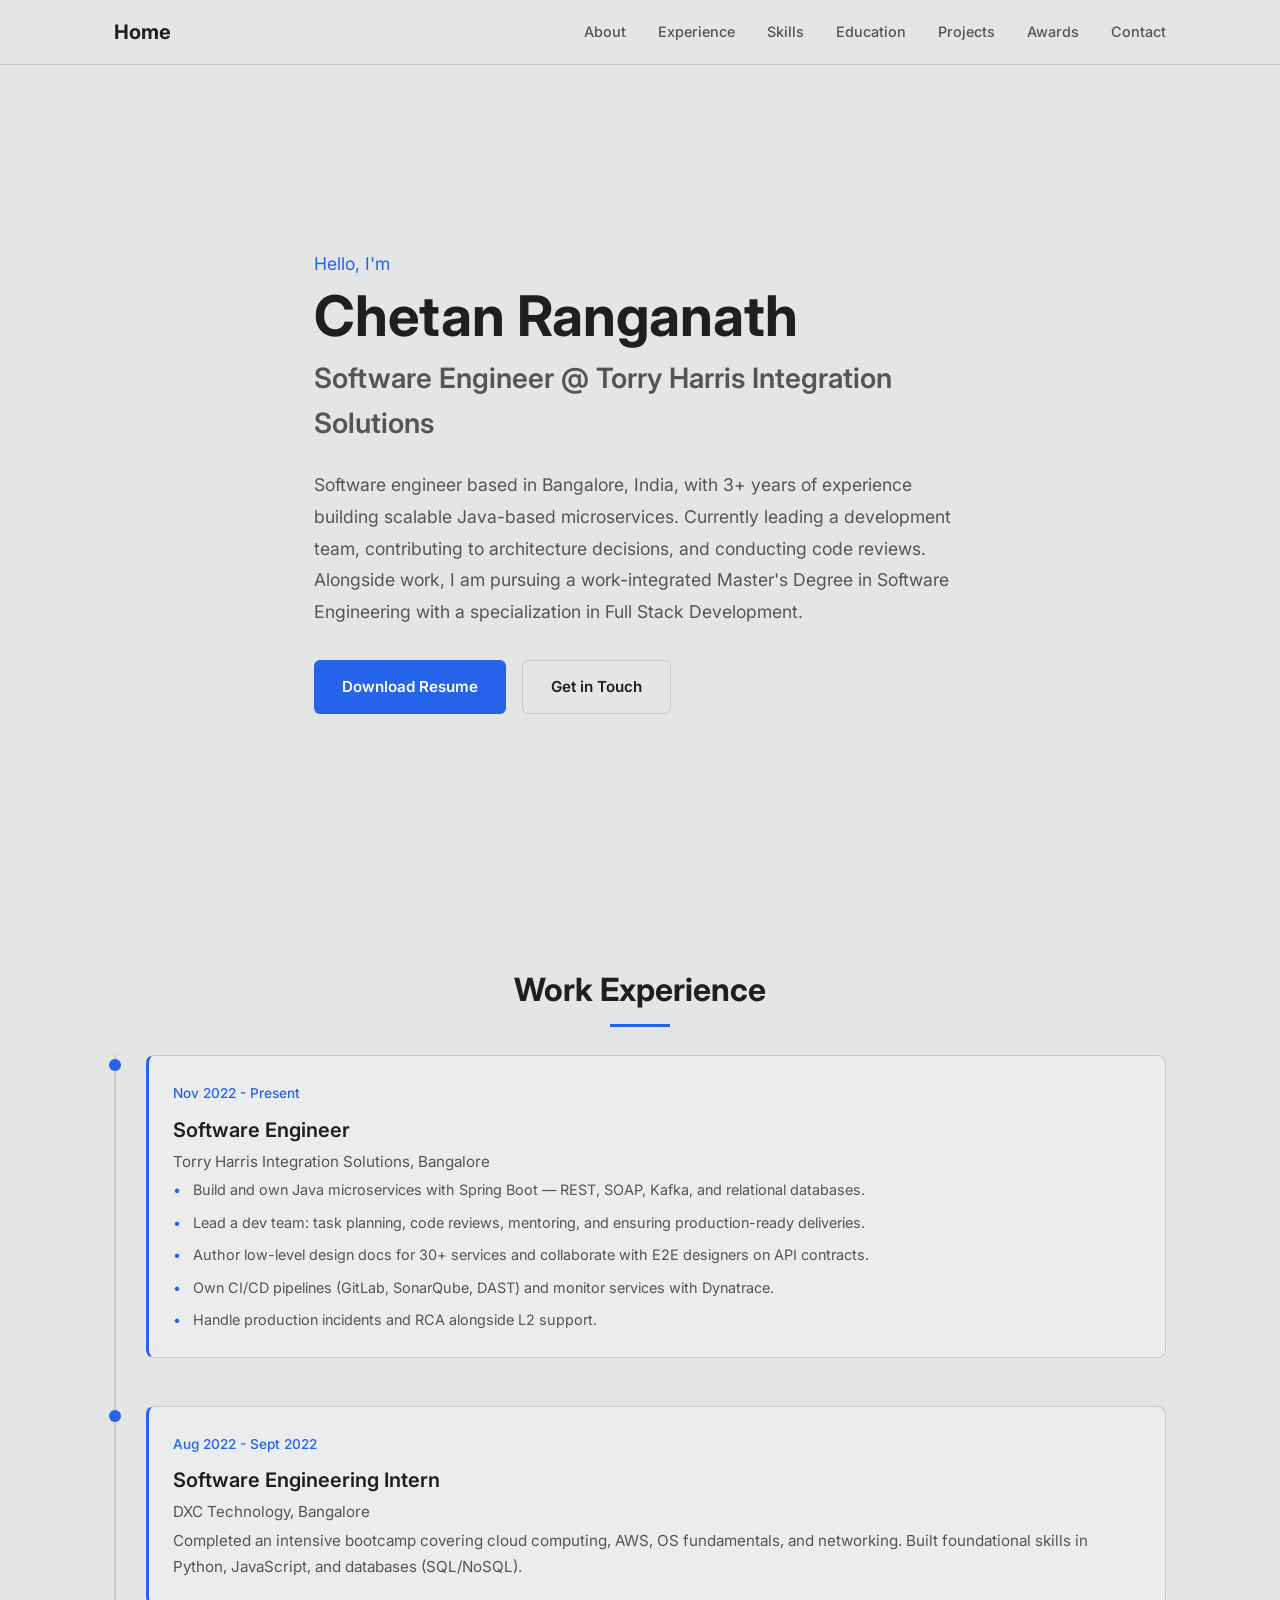
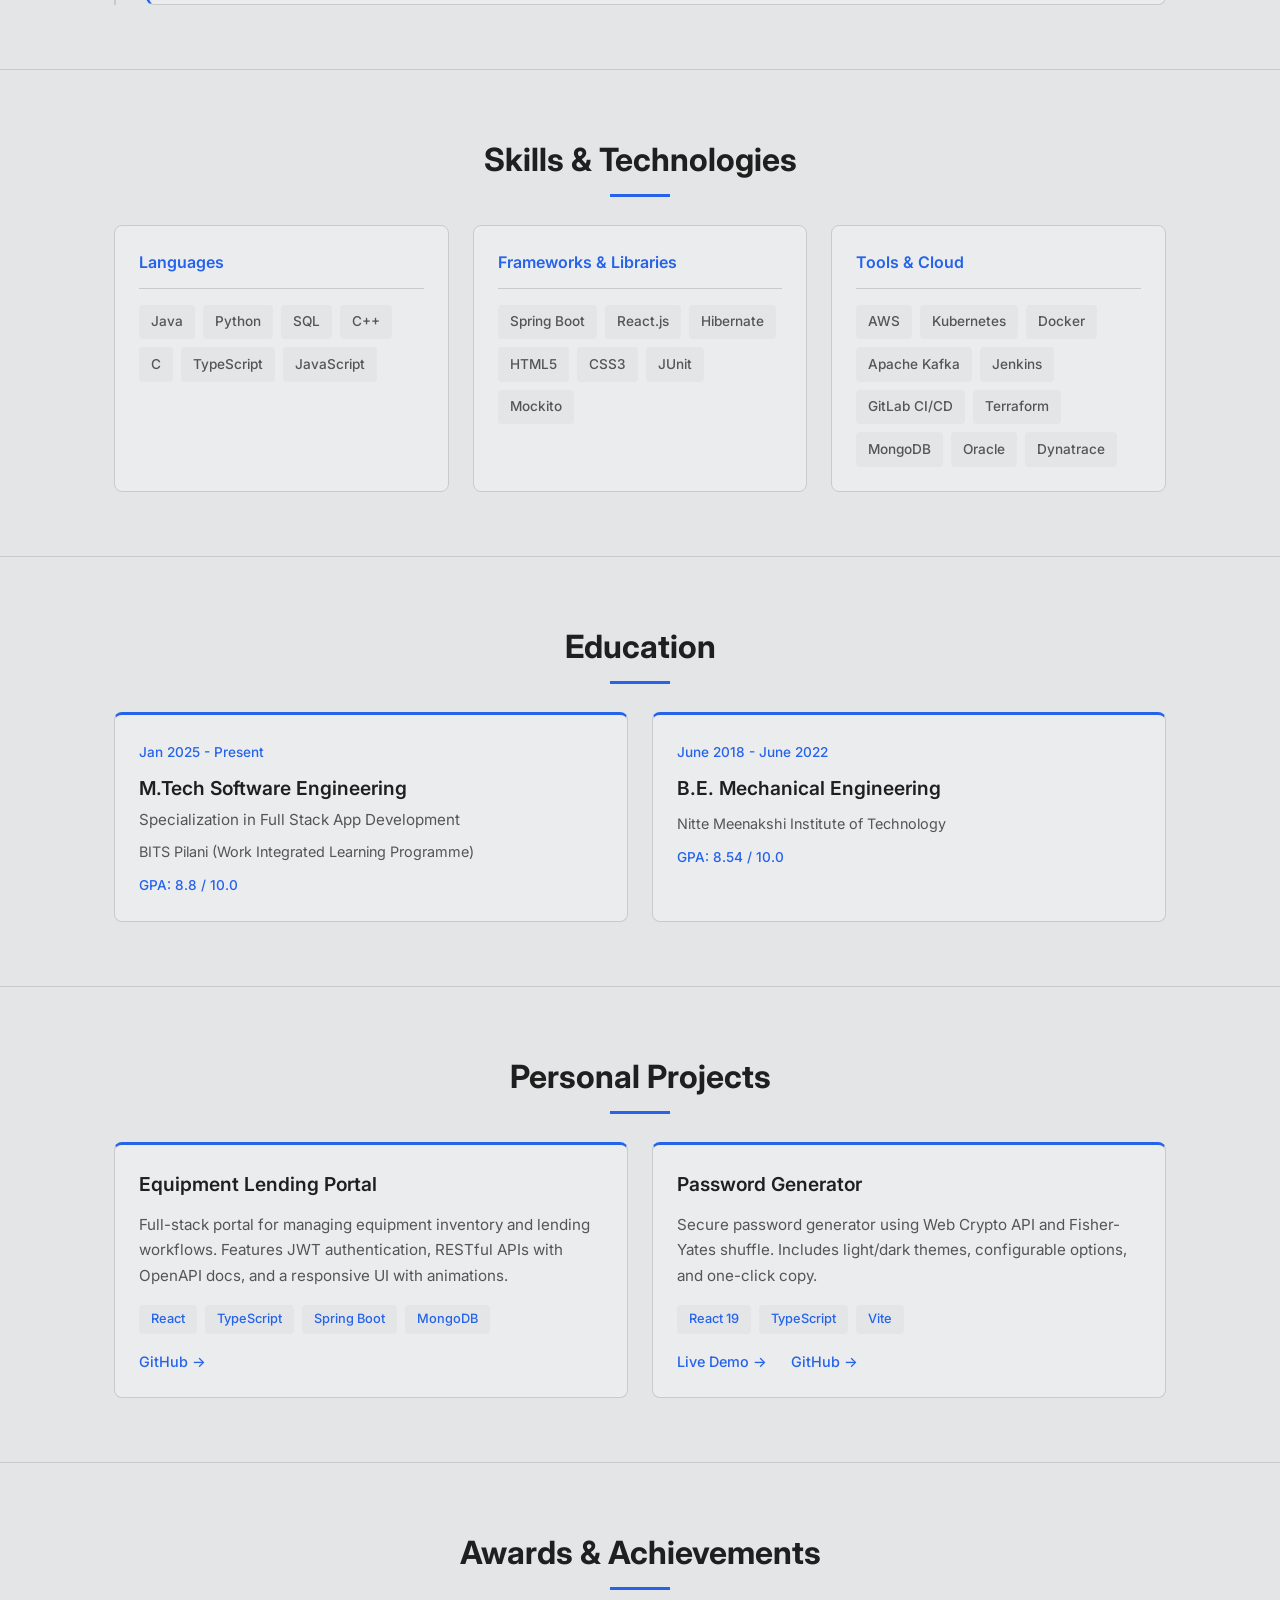
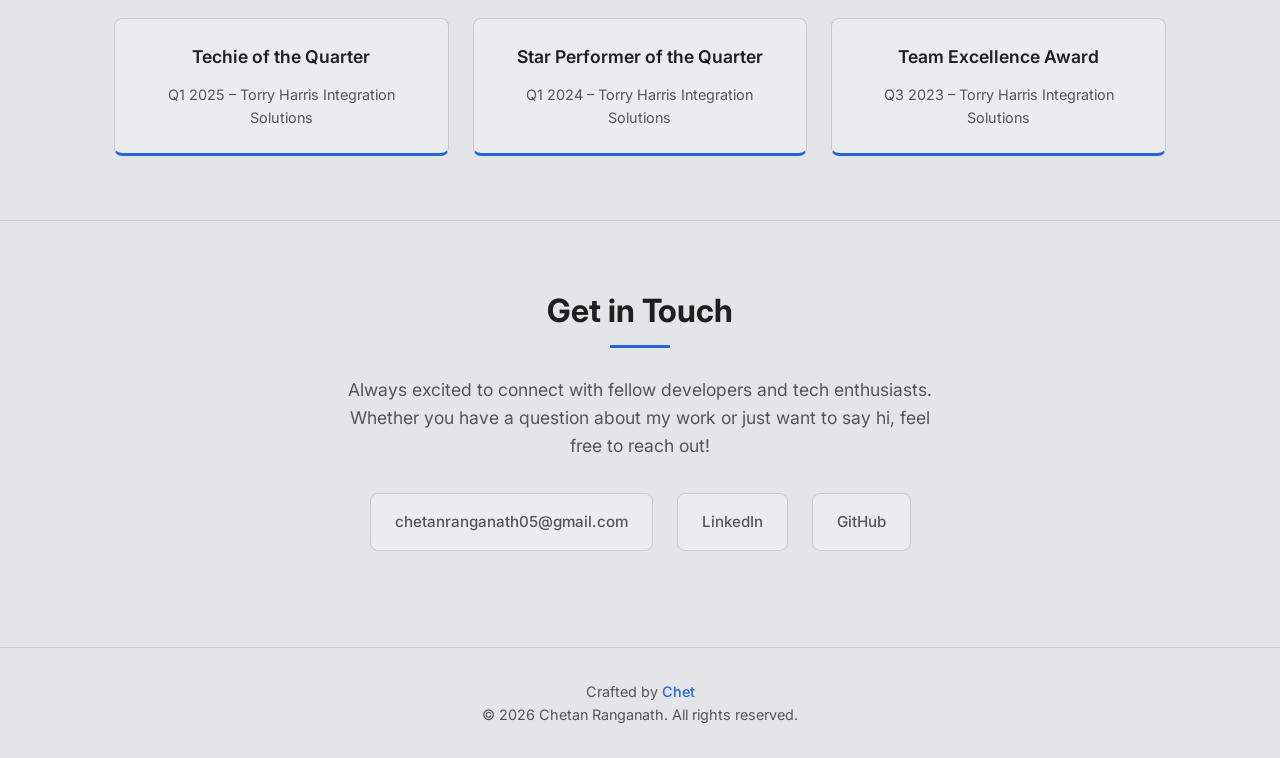
<file: index.html>
<!DOCTYPE html>
<html lang="en">
  <head>
    <meta charset="UTF-8" />
    <meta name="viewport" content="width=device-width, initial-scale=1.0" />
    <meta
      name="description"
      content="Chetan's Portfolio - Experienced developer specializing in building scalable web applications and software solutions."
    />
    <meta
      name="keywords"
      content="Software Engineer, Developer, Web Development, Portfolio,Chetan,Ranganath,Spring,Spring Boot"
    />
    <meta name="author" content="Chetan Ranganath" />

    <meta property="og:title" content="Chetan Ranganath - Software Engineer" />
    <meta
      property="og:description"
      content="Experienced software engineer building scalable web applications."
    />
    <meta property="og:type" content="website" />

    <title>Chetan Ranganath's Portfolio</title>

    <link rel="preconnect" href="https://fonts.googleapis.com" />
    <link rel="preconnect" href="https://fonts.gstatic.com" crossorigin />
    <link
      href="https://fonts.googleapis.com/css2?family=Inter:wght@400;500;600;700&display=swap"
      rel="stylesheet"
    />

    <link rel="stylesheet" href="styles.css" />
  </head>
  <body>
    <header class="header" id="header">
      <nav class="nav container">
        <a href="#about" class="nav-logo">Home</a>

        <button
          class="nav-toggle"
          id="nav-toggle"
          aria-label="Toggle navigation"
        >
          <span class="hamburger"></span>
        </button>

        <ul class="nav-menu" id="nav-menu">
          <li class="nav-item"><a href="#about" class="nav-link">About</a></li>
          <li class="nav-item">
            <a href="#experience" class="nav-link">Experience</a>
          </li>
          <li class="nav-item">
            <a href="#skills" class="nav-link">Skills</a>
          </li>
          <li class="nav-item">
            <a href="#education" class="nav-link">Education</a>
          </li>
          <li class="nav-item">
            <a href="#projects" class="nav-link">Projects</a>
          </li>
          <li class="nav-item">
            <a href="#awards" class="nav-link">Awards</a>
          </li>
          <li class="nav-item">
            <a href="#contact" class="nav-link">Contact</a>
          </li>
        </ul>
      </nav>
    </header>

    <main>
      <section class="hero" id="about">
        <div class="container hero-content">
          <p class="hero-greeting">Hello, I'm</p>
          <h1 class="hero-title">Chetan Ranganath</h1>
          <h2 class="hero-subtitle">Software Engineer @ Torry Harris Integration Solutions</h2>
          <p class="hero-description">
            Software engineer based in Bangalore, India, with 3+ years of experience building scalable 
            Java-based microservices. Currently leading a development team, 
            contributing to architecture decisions, and conducting code reviews. 
            Alongside work, I am pursuing a work-integrated Master's Degree in Software 
            Engineering with a specialization in Full Stack Development.
          </p>
          <div class="hero-actions">
            <a href="assets/Chetan_Resume_2026_V1.pdf" class="btn btn-primary" target="_blank" rel="noopener"
              >Download Resume</a
            >
            <a href="#contact" class="btn btn-secondary">Get in Touch</a>
          </div>
        </div>
      </section>

      <section class="section experience" id="experience">
        <div class="container">
          <h2 class="section-title">Work Experience</h2>
          <div class="timeline">
            <div class="timeline-item">
              <div class="timeline-marker"></div>
              <div class="timeline-content">
                <span class="timeline-date">Nov 2022 - Present</span>
                <h3 class="timeline-title">Software Engineer</h3>
                <p class="timeline-company">Torry Harris Integration Solutions, Bangalore</p>
                <ul class="timeline-list">
                  <li>Build and own Java microservices with Spring Boot — REST, SOAP, Kafka, and relational databases.</li>
                  <li>Lead a dev team: task planning, code reviews, mentoring, and ensuring production-ready deliveries.</li>
                  <li>Author low-level design docs for 30+ services and collaborate with E2E designers on API contracts.</li>
                  <li>Own CI/CD pipelines (GitLab, SonarQube, DAST) and monitor services with Dynatrace.</li>
                  <li>Handle production incidents and RCA alongside L2 support.</li>
                </ul>
              </div>
            </div>
            <div class="timeline-item">
              <div class="timeline-marker"></div>
              <div class="timeline-content">
                <span class="timeline-date">Aug 2022 - Sept 2022</span>
                <h3 class="timeline-title">Software Engineering Intern</h3>
                <p class="timeline-company">DXC Technology, Bangalore</p>
                <p class="timeline-description">
                  Completed an intensive bootcamp covering cloud computing, AWS, OS fundamentals, and networking. Built foundational skills in Python, JavaScript, and databases (SQL/NoSQL).
                </p>
              </div>
            </div>
          </div>
        </div>
      </section>

      <section class="section skills" id="skills">
        <div class="container">
          <h2 class="section-title">Skills & Technologies</h2>
          <div class="skills-container">
            <div class="skill-group">
              <h3 class="skill-group-label">Languages</h3>
              <div class="skill-tags">
                <span class="skill-tag">Java</span>
                <span class="skill-tag">Python</span>
                <span class="skill-tag">SQL</span>
                <span class="skill-tag">C++</span>
                <span class="skill-tag">C</span>
                <span class="skill-tag">TypeScript</span>
                <span class="skill-tag">JavaScript</span>
              </div>
            </div>
            <div class="skill-group">
              <h3 class="skill-group-label">Frameworks &amp; Libraries</h3>
              <div class="skill-tags">
                <span class="skill-tag">Spring Boot</span>
                <span class="skill-tag">React.js</span>
                <span class="skill-tag">Hibernate</span>
                <span class="skill-tag">HTML5</span>
                <span class="skill-tag">CSS3</span>
                <span class="skill-tag">JUnit</span>
                <span class="skill-tag">Mockito</span>
              </div>
            </div>
            <div class="skill-group">
              <h3 class="skill-group-label">Tools &amp; Cloud</h3>
              <div class="skill-tags">
                <span class="skill-tag">AWS</span>
                <span class="skill-tag">Kubernetes</span>
                <span class="skill-tag">Docker</span>
                <span class="skill-tag">Apache Kafka</span>
                <span class="skill-tag">Jenkins</span>
                <span class="skill-tag">GitLab CI/CD</span>
                <span class="skill-tag">Terraform</span>
                <span class="skill-tag">MongoDB</span>
                <span class="skill-tag">Oracle</span>
                <span class="skill-tag">Dynatrace</span>
              </div>
            </div>
          </div>
        </div>
      </section>

      <section class="section education" id="education">
        <div class="container">
          <h2 class="section-title">Education</h2>
          <div class="education-grid">
            <div class="education-card">
              <span class="education-year">Jan 2025 - Present</span>
              <h3 class="education-degree">M.Tech Software Engineering</h3>
              <p class="education-field">Specialization in Full Stack App Development</p>
              <p class="education-institution">BITS Pilani (Work Integrated Learning Programme)</p>
              <p class="education-gpa">GPA: 8.8 / 10.0</p>
            </div>
            <div class="education-card">
              <span class="education-year">June 2018 - June 2022</span>
              <h3 class="education-degree">B.E. Mechanical Engineering</h3>
              <p class="education-institution">Nitte Meenakshi Institute of Technology</p>
              <p class="education-gpa">GPA: 8.54 / 10.0</p>
            </div>
          </div>
        </div>
      </section>

      <section class="section projects" id="projects">
        <div class="container">
          <h2 class="section-title">Personal Projects</h2>
          <div class="projects-grid">
            <article class="project-card">
              <div class="project-content">
                <h3 class="project-title">Equipment Lending Portal</h3>
                <p class="project-description">
                  Full-stack portal for managing equipment inventory and lending workflows. Features JWT authentication, RESTful APIs with OpenAPI docs, and a responsive UI with animations.
                </p>
                <div class="project-tech">
                  <span class="tech-tag">React</span>
                  <span class="tech-tag">TypeScript</span>
                  <span class="tech-tag">Spring Boot</span>
                  <span class="tech-tag">MongoDB</span>
                </div>
                <div class="project-links">
                  <a href="https://github.com/chetan-ranganath/equipment-lending-portal" class="project-link" target="_blank" rel="noopener">GitHub →</a>
                </div>
              </div>
            </article>
            <article class="project-card">
              <div class="project-content">
                <h3 class="project-title">Password Generator</h3>
                <p class="project-description">
                  Secure password generator using Web Crypto API and Fisher-Yates shuffle. Includes light/dark themes, configurable options, and one-click copy.
                </p>
                <div class="project-tech">
                  <span class="tech-tag">React 19</span>
                  <span class="tech-tag">TypeScript</span>
                  <span class="tech-tag">Vite</span>
                </div>
                <div class="project-links">
                  <a href="https://chetan-ranganath.github.io/vite-password-generator/" class="project-link" target="_blank" rel="noopener">Live Demo →</a>
                  <a href="https://github.com/chetan-ranganath/vite-password-generator" class="project-link" target="_blank" rel="noopener">GitHub →</a>
                </div>
              </div>
            </article>
          </div>
        </div>
      </section>

      <section class="section awards" id="awards">
        <div class="container">
          <h2 class="section-title">Awards & Achievements</h2>
          <div class="awards-grid">
            <div class="award-card">
              <h3 class="award-title">Techie of the Quarter</h3>
              <p class="award-description">Q1 2025 – Torry Harris Integration Solutions</p>
            </div>
            <div class="award-card">
              <h3 class="award-title">Star Performer of the Quarter</h3>
              <p class="award-description">Q1 2024 – Torry Harris Integration Solutions</p>
            </div>
            <div class="award-card">
              <h3 class="award-title">Team Excellence Award</h3>
              <p class="award-description">Q3 2023 – Torry Harris Integration Solutions</p>
            </div>
          </div>
        </div>
      </section>



      <section class="section contact" id="contact">
        <div class="container">
          <h2 class="section-title">Get in Touch</h2>
          <p class="contact-description">
            Always excited to connect with fellow developers and tech enthusiasts. 
            Whether you have a question about my work or just want to say hi, 
            feel free to reach out!
          </p>
          <div class="contact-links">
            <a href="mailto:chetanranganath05@gmail.com" class="contact-item">
              <span class="contact-text">chetanranganath05@gmail.com</span>
            </a>
            <a
              href="https://www.linkedin.com/in/chetan-ranganath-572a901bb/"
              target="_blank"
              rel="noopener"
              class="contact-item"
            >
              <span class="contact-text">LinkedIn</span>
            </a>
            <a
              href="https://github.com/chetan-ranganath"
              target="_blank"
              rel="noopener"
              class="contact-item"
            >
              <span class="contact-text">GitHub</span>
            </a>
          </div>
        </div>
      </section>
    </main>

    <footer class="footer">
      <div class="container">
        <p class="footer-text">Crafted by <a href="https://github.com/chetan-ranganath" target="_blank" rel="noopener" class="footer-link">Chet</a></p>
        <p class="footer-text">© 2026 Chetan Ranganath. All rights reserved.</p>
      </div>
    </footer>

    <script src="script.js"></script>
  </body>
</html>
</file>
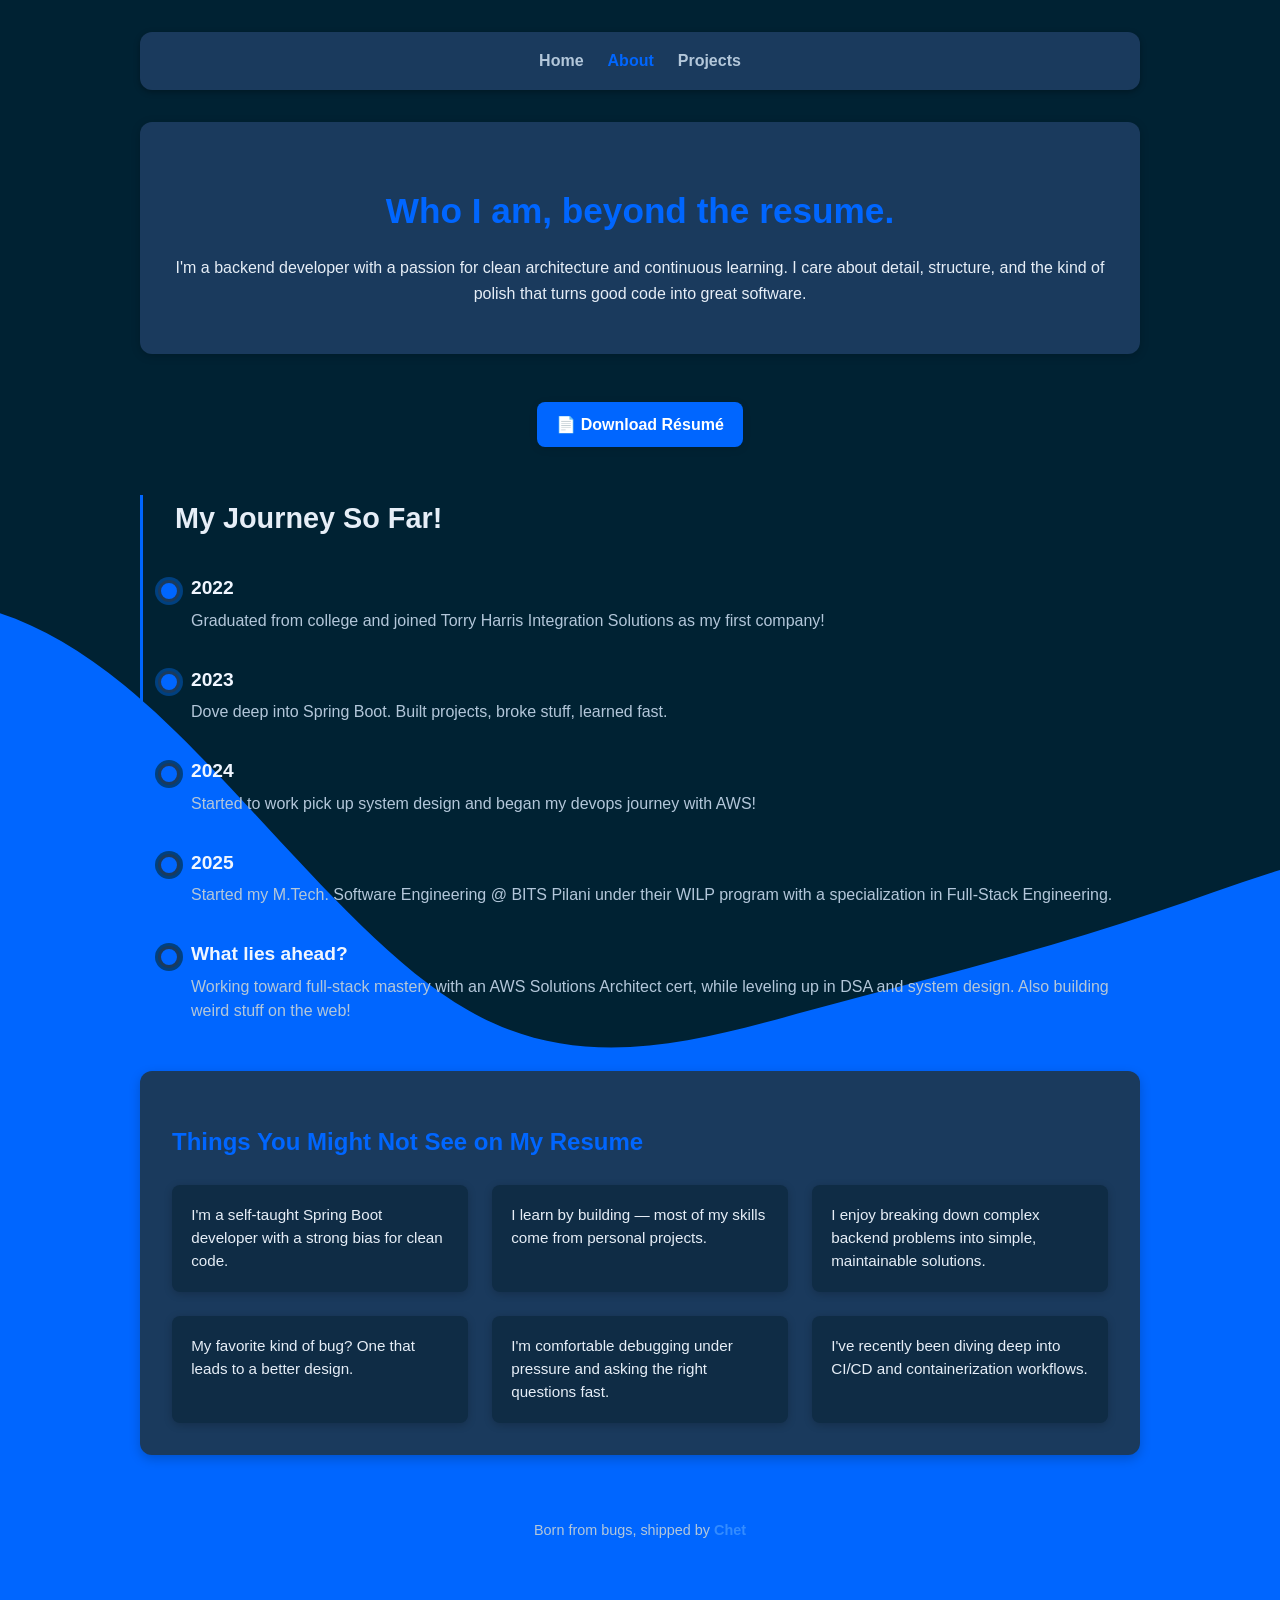
<file: about.html>
<!DOCTYPE html>
<html lang="en">
  <head>
    <meta charset="UTF-8" />
    <title>About me!</title>
    <link rel="stylesheet" href="./styles/about.css" />
  </head>
  <body>
    <header>
      <nav>
        <ul>
          <li><a href="index.html">Home</a></li>
          <li><a  class="active" href="about.html">About</a></li>
          <li><a href="projects.html">Projects</a></li>
        </ul>
      </nav>
    </header>
    <main>
      <section class="about-hero">
        <h1>Who I am, beyond the resume.</h1>
        <p>
          I'm a backend developer with a passion for clean architecture and
          continuous learning. I care about detail, structure, and the kind of
          polish that turns good code into great software.
        </p>
      </section>
      <section>
        <div class="resume-download">
          <a href="assets/Chetan_resume_V2.pdf" download class="resume-button">
            📄 Download Résumé
          </a>
        </div>
      </section>
      <section class="timeline">
        <h2>My Journey So Far!</h2>

        <div class="timeline-item">
          <span class="timeline-dot"></span>
          <div class="timeline-content">
            <h3>2022</h3>
            <p>
              Graduated from college and joined Torry Harris Integration
              Solutions as my first company!
            </p>
          </div>
        </div>
        <div class="timeline-item">
          <span class="timeline-dot"></span>
          <div class="timeline-content">
            <h3>2023</h3>
            <p>
              Dove deep into Spring Boot. Built projects, broke stuff, learned
              fast.
            </p>
          </div>
        </div>
        <div class="timeline-item">
          <span class="timeline-dot"></span>
          <div class="timeline-content">
            <h3>2024</h3>
            <p>
              Started to work pick up system design and began my devops journey
              with AWS!
            </p>
          </div>
        </div>

        <div class="timeline-item">
          <span class="timeline-dot"></span>
          <div class="timeline-content">
            <h3>2025</h3>
            <p>
              Started my M.Tech. Software Engineering @ BITS Pilani under their
              WILP program with a specialization in Full-Stack Engineering.
            </p>
          </div>
        </div>

        <div class="timeline-item">
          <span class="timeline-dot"></span>
          <div class="timeline-content">
            <h3>What lies ahead?</h3>
            <p>
              Working toward full-stack mastery with an AWS Solutions Architect
              cert, while leveling up in DSA and system design. Also building
              weird stuff on the web!
            </p>
          </div>
        </div>
      </section>

      <section class="fun-facts">
        <h2>Things You Might Not See on My Resume</h2>
        <div class="fact-grid">
          <div class="fact-card">
            I'm a self-taught Spring Boot developer with a strong bias for clean
            code.
          </div>
          <div class="fact-card">
            I learn by building — most of my skills come from personal projects.
          </div>
          <div class="fact-card">
            I enjoy breaking down complex backend problems into simple,
            maintainable solutions.
          </div>
          <div class="fact-card">
            My favorite kind of bug? One that leads to a better design.
          </div>
          <div class="fact-card">
            I'm comfortable debugging under pressure and asking the right
            questions fast.
          </div>
          <div class="fact-card">
            I've recently been diving deep into CI/CD and containerization
            workflows.
          </div>
        </div>
      </section>
    </main>

    <footer class="dev-credit">
      Born from bugs, shipped by
      <a id="dev_name" href="https://github.com/chetan-ranganath">Chet</a>
    </footer>
  </body>
</html>
</file>
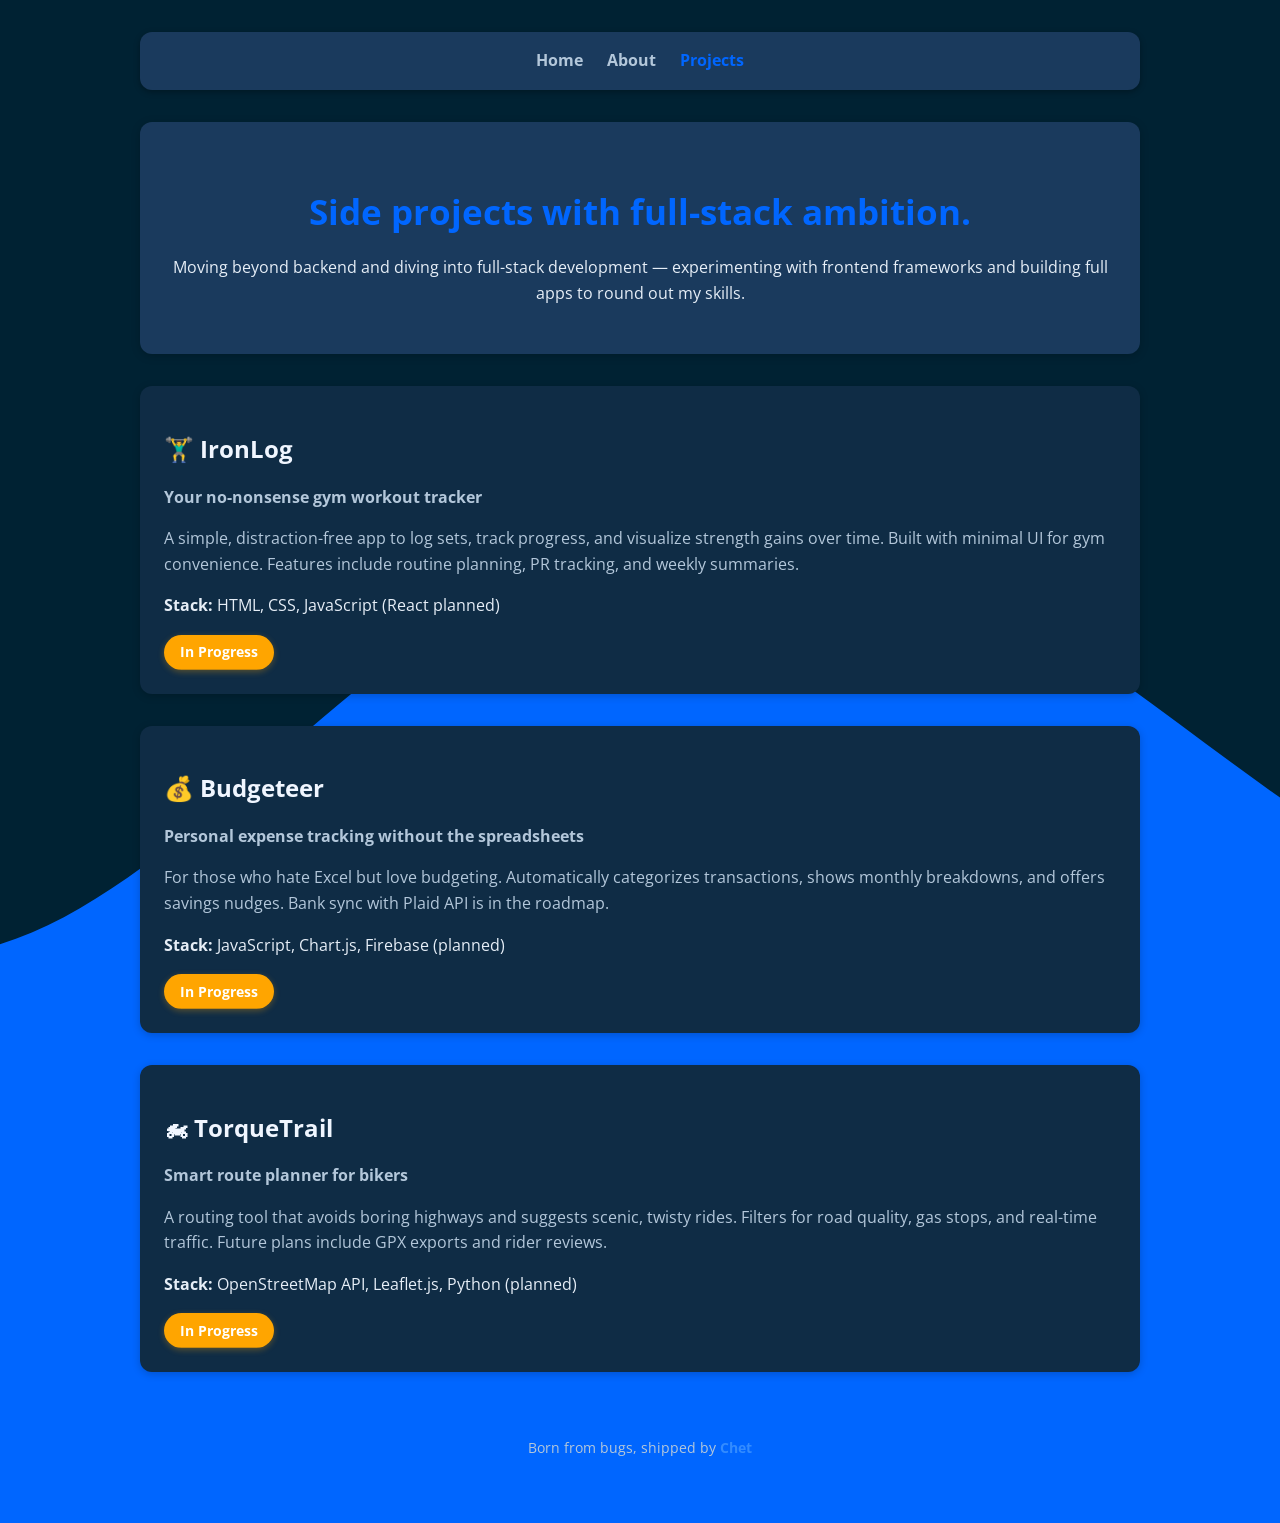
<file: projects.html>
<!DOCTYPE html>
<html lang="en">
  <head>
    <meta charset="UTF-8" />
    <meta name="viewport" content="width=device-width, initial-scale=1.0" />
    <title>Projects</title>
    <link rel="stylesheet" href="styles/projects.css" />
    <link
      href="https://fonts.googleapis.com/css2?family=Open+Sans&display=swap"
      rel="stylesheet"
    />
  </head>
  <body>
    <nav>
      <ul>
        <li><a href="index.html">Home</a></li>
        <li><a href="about.html">About</a></li>
        <li><a class="active" href="projects.html">Projects</a></li>
      </ul>
    </nav>

    <section class="projects-hero">
      <h1>Side projects with full-stack ambition.</h1>
      <p>Moving beyond backend and diving into full-stack development — experimenting with frontend frameworks and building full apps to round out my skills.</p>
    </section>

    <section class="project-list">
      <div class="project-card">
        <h2 class="project-title">🏋️‍♂️ IronLog</h2>
        <p class="project-description">
          <strong>Your no-nonsense gym workout tracker</strong>
        </p>
        <p class="project-description">
          A simple, distraction-free app to log sets, track progress, and
          visualize strength gains over time. Built with minimal UI for gym
          convenience. Features include routine planning, PR tracking, and
          weekly summaries.
        </p>
        <p><strong>Stack:</strong> HTML, CSS, JavaScript (React planned)</p>
        <div class="project-status">In Progress</div>
      </div>

      <div class="project-card">
        <h2 class="project-title">💰 Budgeteer</h2>
        <p class="project-description">
          <strong>Personal expense tracking without the spreadsheets</strong>
        </p>
        <p class="project-description">
          For those who hate Excel but love budgeting. Automatically categorizes
          transactions, shows monthly breakdowns, and offers savings nudges.
          Bank sync with Plaid API is in the roadmap.
        </p>
        <p><strong>Stack:</strong> JavaScript, Chart.js, Firebase (planned)</p>
        <div class="project-status">In Progress</div>
      </div>

      <div class="project-card">
        <h2 class="project-title">🏍 TorqueTrail</h2>
        <p class="project-description">
          <strong>Smart route planner for bikers</strong>
        </p>
        <p class="project-description">
          A routing tool that avoids boring highways and suggests scenic, twisty
          rides. Filters for road quality, gas stops, and real-time traffic.
          Future plans include GPX exports and rider reviews.
        </p>
        <p>
          <strong>Stack:</strong> OpenStreetMap API, Leaflet.js, Python
          (planned)
        </p>
        <div class="project-status">In Progress</div>
      </div>
    </section>
    <footer class="dev-credit">
      Born from bugs, shipped by
      <a id="dev_name" href="https://github.com/chetan-ranganath">Chet</a>
    </footer>
  </body>
</html>
</file>
<file: styles.css>
:root {
  --color-bg: #e4e5e7;
  --color-surface: #ebeced;
  --color-surface-hover: #d8dadc;
  --color-text-primary: #1f1f1f;
  --color-text-secondary: #555555;
  --color-accent: #2563eb;
  --color-accent-hover: #1d4ed8;
  --color-border: #c8cacc;
  --font-family: "Inter", -apple-system, BlinkMacSystemFont, "Segoe UI", sans-serif;
  --section-padding: 4rem 0;
  --container-padding: 0 1.5rem;
  --transition-fast: 0.2s ease;
  --transition-normal: 0.3s ease;
}

*,
*::before,
*::after {
  margin: 0;
  padding: 0;
  box-sizing: border-box;
}

html {
  scroll-behavior: smooth;
  font-size: 16px;
}

body {
  font-family: var(--font-family);
  background-color: var(--color-bg);
  color: var(--color-text-secondary);
  line-height: 1.6;
  -webkit-font-smoothing: antialiased;
  -moz-osx-font-smoothing: grayscale;
}

a {
  text-decoration: none;
  color: inherit;
  transition: color var(--transition-fast);
}

ul {
  list-style: none;
}

img {
  max-width: 100%;
  height: auto;
  display: block;
}

.container {
  max-width: 1100px;
  margin: 0 auto;
  padding: var(--container-padding);
}

.header {
  position: fixed;
  top: 0;
  left: 0;
  width: 100%;
  background-color: rgba(228, 229, 231, 0.95);
  backdrop-filter: blur(10px);
  z-index: 1000;
  border-bottom: 1px solid var(--color-border);
}

.nav {
  display: flex;
  justify-content: space-between;
  align-items: center;
  height: 4rem;
}

.nav-logo {
  font-size: 1.25rem;
  font-weight: 700;
  color: var(--color-text-primary);
}

.nav-logo:hover {
  color: var(--color-accent);
}

.nav-menu {
  display: flex;
  gap: 2rem;
}

.nav-link {
  font-size: 0.9rem;
  font-weight: 500;
  color: var(--color-text-secondary);
}

.nav-link:hover {
  color: var(--color-accent);
}

.nav-toggle {
  display: none;
  background: none;
  border: none;
  cursor: pointer;
  padding: 0.5rem;
}

.hamburger {
  display: block;
  width: 24px;
  height: 2px;
  background-color: var(--color-text-primary);
  position: relative;
  transition: background-color var(--transition-fast);
}

.hamburger::before,
.hamburger::after {
  content: "";
  position: absolute;
  width: 24px;
  height: 2px;
  background-color: var(--color-text-primary);
  left: 0;
  transition: transform var(--transition-fast);
}

.hamburger::before {
  top: -7px;
}

.hamburger::after {
  top: 7px;
}

@media (max-width: 768px) {
  .nav-toggle {
    display: block;
  }

  .nav-menu {
    position: fixed;
    top: 4rem;
    left: 0;
    width: 100%;
    background-color: var(--color-surface);
    flex-direction: column;
    align-items: center;
    padding: 2rem 0;
    gap: 1.5rem;
    transform: translateY(-100%);
    opacity: 0;
    visibility: hidden;
    transition: all var(--transition-normal);
  }

  .nav-menu.active {
    transform: translateY(0);
    opacity: 1;
    visibility: visible;
  }

  .nav-toggle.active .hamburger {
    background-color: transparent;
  }

  .nav-toggle.active .hamburger::before {
    transform: rotate(45deg) translate(5px, 5px);
  }

  .nav-toggle.active .hamburger::after {
    transform: rotate(-45deg) translate(5px, -5px);
  }
}

.section {
  padding: var(--section-padding);
  border-bottom: 1px solid var(--color-border);
}

.section:last-of-type {
  border-bottom: none;
}

.section-title {
  font-size: 2rem;
  font-weight: 700;
  color: var(--color-text-primary);
  margin-bottom: 2.5rem;
  text-align: center;
  position: relative;
  display: inline-block;
  width: 100%;
}

.section-title::after {
  content: "";
  position: absolute;
  bottom: -0.75rem;
  left: 50%;
  transform: translateX(-50%);
  width: 60px;
  height: 3px;
  background-color: var(--color-accent);
}

.hero {
  min-height: 100vh;
  display: flex;
  align-items: center;
  padding-top: 4rem;
}

.hero-content {
  max-width: 700px;
}

.hero-greeting {
  font-size: 1.1rem;
  color: var(--color-accent);
  margin-bottom: 0.5rem;
}

.hero-title {
  font-size: 3.5rem;
  font-weight: 700;
  color: var(--color-text-primary);
  margin-bottom: 0.5rem;
  line-height: 1.1;
}

.hero-subtitle {
  font-size: 1.75rem;
  font-weight: 600;
  color: var(--color-text-secondary);
  margin-bottom: 1.5rem;
}

.hero-description {
  font-size: 1.1rem;
  line-height: 1.8;
  margin-bottom: 2rem;
}

.hero-actions {
  display: flex;
  gap: 1rem;
  flex-wrap: wrap;
}

.btn {
  display: inline-flex;
  align-items: center;
  justify-content: center;
  padding: 0.875rem 1.75rem;
  font-size: 0.95rem;
  font-weight: 600;
  border-radius: 6px;
  transition: all var(--transition-fast);
  cursor: pointer;
}

.btn-primary {
  background-color: var(--color-accent);
  color: #ffffff;
}

.btn-primary:hover {
  background-color: var(--color-accent-hover);
}

.btn-secondary {
  background-color: transparent;
  color: var(--color-text-primary);
  border: 1px solid var(--color-border);
}

.btn-secondary:hover {
  border-color: var(--color-accent);
  color: var(--color-accent);
}

.skills-container {
  display: grid;
  grid-template-columns: repeat(3, 1fr);
  gap: 1.5rem;
}

.skill-group {
  background-color: var(--color-surface);
  border: 1px solid var(--color-border);
  border-radius: 8px;
  padding: 1.5rem;
}

.skill-group-label {
  font-size: 1rem;
  font-weight: 600;
  color: var(--color-accent);
  margin-bottom: 1rem;
  padding-bottom: 0.75rem;
  border-bottom: 1px solid var(--color-border);
}

.skill-tags {
  display: flex;
  flex-wrap: wrap;
  gap: 0.5rem;
}

.skill-tag {
  font-size: 0.85rem;
  font-weight: 500;
  color: var(--color-text-secondary);
  background-color: var(--color-bg);
  border-radius: 4px;
  padding: 0.4rem 0.75rem;
  transition: all var(--transition-fast);
}

.skill-tag:hover {
  color: var(--color-accent);
}

@media (max-width: 768px) {
  .skills-container {
    grid-template-columns: 1fr;
  }
}

.timeline {
  position: relative;
  padding-left: 2rem;
}

.timeline::before {
  content: "";
  position: absolute;
  left: 0;
  top: 0;
  bottom: 0;
  width: 2px;
  background-color: var(--color-border);
}

.timeline-item {
  position: relative;
  padding-bottom: 3rem;
}

.timeline-item:last-child {
  padding-bottom: 0;
}

.timeline-marker {
  position: absolute;
  left: -2rem;
  top: 0.25rem;
  width: 12px;
  height: 12px;
  border-radius: 50%;
  background-color: var(--color-accent);
  transform: translateX(-5px);
}

.timeline-content {
  background-color: var(--color-surface);
  border: 1px solid var(--color-border);
  border-left: 3px solid var(--color-accent);
  border-radius: 8px;
  padding: 1.5rem;
}

.timeline-date {
  font-size: 0.85rem;
  color: var(--color-accent);
  font-weight: 500;
}

.timeline-title {
  font-size: 1.25rem;
  font-weight: 600;
  color: var(--color-text-primary);
  margin: 0.5rem 0 0.25rem;
}

.timeline-company {
  font-size: 0.95rem;
  color: var(--color-text-secondary);
  margin-bottom: 0.25rem;
}

.timeline-client {
  font-size: 0.85rem;
  color: var(--color-accent);
  font-weight: 500;
  margin-bottom: 1rem;
}

.timeline-list {
  list-style: none;
  padding: 0;
  margin: 0;
}

.timeline-list li {
  position: relative;
  padding-left: 1.25rem;
  font-size: 0.9rem;
  line-height: 1.7;
  color: var(--color-text-secondary);
  margin-bottom: 0.5rem;
}

.timeline-list li::before {
  content: "•";
  position: absolute;
  left: 0;
  color: var(--color-accent);
}

.timeline-list li:last-child {
  margin-bottom: 0;
}

.timeline-description {
  font-size: 0.95rem;
  line-height: 1.7;
}

.education-grid {
  display: grid;
  grid-template-columns: repeat(auto-fit, minmax(300px, 1fr));
  gap: 1.5rem;
}

.education-card {
  background-color: var(--color-surface);
  border: 1px solid var(--color-border);
  border-top: 3px solid var(--color-accent);
  border-radius: 8px;
  padding: 1.5rem;
}

.education-year {
  font-size: 0.85rem;
  color: var(--color-accent);
  font-weight: 500;
}

.education-degree {
  font-size: 1.2rem;
  font-weight: 600;
  color: var(--color-text-primary);
  margin: 0.5rem 0 0.25rem;
}

.education-field {
  font-size: 0.95rem;
  color: var(--color-text-secondary);
}

.education-institution {
  font-size: 0.9rem;
  color: var(--color-text-secondary);
  margin-top: 0.5rem;
}

.education-gpa {
  font-size: 0.85rem;
  color: var(--color-accent);
  font-weight: 500;
  margin-top: 0.75rem;
}

.projects-grid {
  display: grid;
  grid-template-columns: repeat(auto-fit, minmax(320px, 1fr));
  gap: 1.5rem;
}

.project-card {
  background-color: var(--color-surface);
  border: 1px solid var(--color-border);
  border-radius: 8px;
  overflow: hidden;
  transition: all var(--transition-fast);
  border-top: 3px solid var(--color-accent);
}

.project-card:hover {
  border-color: var(--color-accent);
  transform: translateY(-4px);
}

.project-content {
  padding: 1.5rem;
}

.project-title {
  font-size: 1.2rem;
  font-weight: 600;
  color: var(--color-text-primary);
  margin-bottom: 0.75rem;
}

.project-description {
  font-size: 0.95rem;
  line-height: 1.7;
  margin-bottom: 1rem;
}

.project-tech {
  display: flex;
  flex-wrap: wrap;
  gap: 0.5rem;
  margin-bottom: 1rem;
}

.tech-tag {
  font-size: 0.8rem;
  font-weight: 500;
  padding: 0.25rem 0.75rem;
  background-color: var(--color-bg);
  color: var(--color-accent);
  border-radius: 4px;
}

.project-links {
  display: flex;
  gap: 1.5rem;
}

.project-link {
  font-size: 0.9rem;
  font-weight: 500;
  color: var(--color-accent);
}

.project-link:hover {
  color: var(--color-accent-hover);
}

.awards-grid {
  display: grid;
  grid-template-columns: repeat(auto-fit, minmax(220px, 1fr));
  gap: 1.5rem;
}

.award-card {
  background-color: var(--color-surface);
  border: 1px solid var(--color-border);
  border-radius: 8px;
  padding: 1.5rem;
  text-align: center;
  transition: all var(--transition-fast);
  border-bottom: 3px solid var(--color-accent);
}

.award-card:hover {
  border-color: var(--color-accent);
}

.award-title {
  font-size: 1.1rem;
  font-weight: 600;
  color: var(--color-text-primary);
  margin-bottom: 0.75rem;
}

.award-description {
  font-size: 0.9rem;
}

.languages-grid {
  display: flex;
  justify-content: center;
  flex-wrap: wrap;
  gap: 2rem;
}

.language-item {
  background-color: var(--color-surface);
  border: 1px solid var(--color-border);
  border-radius: 8px;
  padding: 1.25rem 2rem;
  text-align: center;
  min-width: 150px;
}

.language-name {
  display: block;
  font-size: 1rem;
  font-weight: 600;
  color: var(--color-text-primary);
  margin-bottom: 0.25rem;
}

.language-level {
  font-size: 0.85rem;
  color: var(--color-accent);
}

.contact {
  text-align: center;
}

.contact-description {
  font-size: 1.1rem;
  max-width: 600px;
  margin: 0 auto 2rem;
}

.contact-links {
  display: flex;
  justify-content: center;
  flex-wrap: wrap;
  gap: 1.5rem;
  margin-bottom: 2rem;
}

.contact-item {
  display: flex;
  align-items: center;
  gap: 0.5rem;
  background-color: var(--color-surface);
  border: 1px solid var(--color-border);
  border-radius: 8px;
  padding: 1rem 1.5rem;
  transition: all var(--transition-fast);
}

.contact-item:hover {
  border-color: var(--color-accent);
  color: var(--color-accent);
}

.contact-text {
  font-size: 0.95rem;
  font-weight: 500;
}

.footer {
  padding: 2rem 0;
  border-top: 1px solid var(--color-border);
  text-align: center;
}

.footer-text {
  font-size: 0.9rem;
  color: var(--color-text-secondary);
}

.footer-link {
  color: var(--color-accent);
  font-weight: 500;
}

.footer-link:hover {
  color: var(--color-accent-hover);
}

@media (max-width: 768px) {
  :root {
    --section-padding: 4rem 0;
  }

  .hero-title {
    font-size: 2.5rem;
  }

  .hero-subtitle {
    font-size: 1.35rem;
  }

  .section-title {
    font-size: 1.75rem;
  }

  .timeline {
    padding-left: 1.5rem;
  }

  .timeline-marker {
    left: -1.5rem;
  }

  .projects-grid {
    grid-template-columns: 1fr;
  }

  .contact-links {
    flex-direction: column;
    align-items: center;
  }

  .contact-item {
    width: 100%;
    max-width: 300px;
    justify-content: center;
  }
}

@media (max-width: 480px) {
  .hero-title {
    font-size: 2rem;
  }

  .hero-subtitle {
    font-size: 1.2rem;
  }

  .hero-actions {
    flex-direction: column;
  }

  .btn {
    width: 100%;
  }

  .skills-grid {
    grid-template-columns: repeat(3, 1fr);
  }

  .education-grid {
    grid-template-columns: 1fr;
  }

  .awards-grid {
    grid-template-columns: 1fr;
  }

  .languages-grid {
    flex-direction: column;
    align-items: center;
  }

  .language-item {
    width: 100%;
    max-width: 250px;
  }
}
</file>
<file: styles/about.css>
.open-sans-font {
  font-family: "Open Sans", sans-serif;
  font-optical-sizing: auto;
  font-weight: 400;
  font-style: normal;
  font-variation-settings: "wdth" 100;
}

html {
  background-image: url('../images/wave-about.svg');
  background-repeat: no-repeat;
  background-position: center;
  background-size: cover;
  background-color: #002233;
}

body {
  font-family: 'Open Sans', sans-serif;
  max-width: 1000px;
  margin: auto;
  padding: 2rem;
  line-height: 1.6;
  color: #E6EEF7;
}

/* ===== SECTION ===== */
section {
  position: relative;
  margin-bottom: 3rem;
}

/* ===== ABOUT HERO ===== */
.about-hero {
  padding: 2rem;
  border-radius: 12px;
  text-align: center;
  background-color: #1A3A5D;
  box-shadow: 0 2px 10px rgba(0,0,0,0.2);
}

.about-hero h1 {
  font-size: 2.2rem;
  margin-bottom: 0.5rem;
  color: #0066FF;
}

.hero-content {
  display: flex;
  align-items: center;
  justify-content: space-between;
  gap: 2rem;
  flex-wrap: wrap;
}
/* Resume download */
.resume-download {
  text-align: center;
  margin-top: 1.5rem;
}

.resume-button {
  display: inline-block;
  padding: 0.6rem 1.2rem;
  background-color: #0066FF;
  color: #ffffff;
  font-weight: 600;
  border-radius: 8px;
  text-decoration: none;
  transition: background-color 0.3s ease;
  box-shadow: 0 2px 8px rgba(0, 0, 0, 0.1);
}

.resume-button:hover {
  background-color: #0050cc;
}

/* ===== TIMELINE ===== */
.timeline {
  position: relative;
  padding-left: 2rem;
  margin: 3rem 0;
  border-left: 3px solid #0066FF;
  animation: fadeInUp 0.6s ease-out forwards;
}

.timeline h2 {
  margin-bottom: 2rem;
  color: #E6EEF7;
  font-size: 1.8rem;
}

.timeline-item {
  position: relative;
  margin-bottom: 2rem;
  padding-left: 1rem;
  animation: slideIn 0.6s ease-out both;
}

.timeline-item:nth-child(2) { animation-delay: 0.1s; }
.timeline-item:nth-child(3) { animation-delay: 0.2s; }
.timeline-item:nth-child(4) { animation-delay: 0.3s; }

.timeline-dot {
  position: absolute;
  top: 0.4rem;
  left: -1.05rem;
  width: 1rem;
  height: 1rem;
  background-color: #0066FF;
  border: 3px solid #1A3A5D;
  border-radius: 50%;
  box-shadow: 0 0 0 3px #004080;
}

.timeline-content h3 {
  margin: 0 0 0.3rem 0;
  font-size: 1.2rem;
  color: #F0F6FF;
}

.timeline-content p {
  margin: 0;
  color: #B3C7DA;
  line-height: 1.5;
}

/* ===== FUN FACTS ===== */
.fun-facts {
  padding: 2rem;
  border-radius: 12px;
  margin-bottom: 3rem;
  background-color: #1A3A5D;
  box-shadow: 0 4px 12px rgba(0, 0, 0, 0.2);
  animation: fadeInUp 0.6s ease-out forwards;
}

.fun-facts h2 {
  color: #0066FF;
  margin-bottom: 1.5rem;
}

.fact-grid {
  display: grid;
  grid-template-columns: repeat(auto-fit, minmax(280px, 1fr));
  gap: 1.5rem;
}

.fact-card {
  background-color: #0F2C45;
  color: #E6EEF7;
  border-radius: 8px;
  padding: 1.2rem;
  font-size: 0.95rem;
  line-height: 1.5;
  box-shadow: 0 2px 8px rgba(0, 0, 0, 0.2);
  transition: transform 0.3s ease, box-shadow 0.3s ease;
}

.fact-card:hover {
  transform: translateY(-4px);
  box-shadow: 0 6px 16px rgba(0, 0, 0, 0.3);
}

/* ===== ANIMATIONS ===== */
@keyframes slideIn {
  0% {
    opacity: 0;
    transform: translateY(20px);
  }
  100% {
    opacity: 1;
    transform: translateY(0);
  }
}

@keyframes fadeInUp {
  0% {
    opacity: 0;
    transform: translateY(10px);
  }
  100% {
    opacity: 1;
    transform: translateY(0);
  }
}


/* Footer */
.dev-credit {
    text-align: center;
    font-size: 0.9rem;
    color: #B3C7DA;
    margin-top: 4rem;
    padding-bottom: 2rem;
}

.dev-credit .dev-name {
    font-weight: bold;
    color: #E6EEF7;
}

.dev-credit .dev-name:hover {
    color: #000001;
}

/* Links */
a {
    color: #338CFF;
    text-decoration: none;
    font-weight: bold;
    transition: color 0.3s ease;
}

a:hover {
    color: #0066FF;
}

/* Navigation */
nav {
    background-color: #1A3A5D;
    padding: 1rem;
    border-radius: 12px;
    box-shadow: 0 2px 6px rgba(0, 0, 0, 0.3);
    margin-bottom: 2rem;
    position: sticky;
    top: 0;
    z-index: 1000;
}

nav ul {
    list-style: none;
    display: flex;
    justify-content: center;
    gap: 1.5rem;
    padding: 0;
    margin: 0;
}

nav a {
    text-decoration: none;
    color: #B3C7DA;
    font-weight: bold;
    transition: color 0.3s ease;
}

nav a:hover,
nav a.active {
    color: #0066FF;
}
</file>
<file: styles/projects.css>
html {
  background-image: url('../images/wave-projects.svg');
  background-repeat: no-repeat;
  background-position: center;
  background-size: cover;
  background-color: #002233;
}

body {
  font-family: 'Open Sans', sans-serif;
  max-width: 1000px;
  margin: auto;
  padding: 2rem;
  line-height: 1.6;
  color: #E6EEF7;
}

/* Navigation */
nav {
    background-color: #1A3A5D;
    padding: 1rem;
    border-radius: 12px;
    box-shadow: 0 2px 6px rgba(0, 0, 0, 0.3);
    margin-bottom: 2rem;
    position: sticky;
    top: 0;
    z-index: 1000;
}

nav ul {
    list-style: none;
    display: flex;
    justify-content: center;
    gap: 1.5rem;
    padding: 0;
    margin: 0;
}

nav a {
    text-decoration: none;
    color: #B3C7DA;
    font-weight: bold;
    transition: color 0.3s ease;
}

nav a:hover,
nav a.active {
    color: #0066FF;
}

.projects-hero {
  padding: 2rem;
  border-radius: 12px;
  text-align: center;
  background-color: #1A3A5D;
  box-shadow: 0 2px 10px rgba(0, 0, 0, 0.2);
}

.projects-hero h1 {
  font-size: 2.2rem;
  margin-bottom: 0.5rem;
  color: #0066FF;
}

.project-list {
  display: grid;
  gap: 2rem;
  margin-top: 2rem;
}

.project-card {
  background-color: #0F2C45;
  padding: 1.5rem;
  border-radius: 12px;
  box-shadow: 0 2px 8px rgba(0, 0, 0, 0.2);
  transition: transform 0.3s ease;
}

.project-card:hover {
  transform: translateY(-4px);
  box-shadow: 0 6px 16px rgba(0, 0, 0, 0.3);
}

.project-title {
  font-size: 1.5rem;
  color: #F0F6FF;
  margin-bottom: 0.5rem;
}

.project-description {
  font-size: 1rem;
  color: #B3C7DA;
  margin-bottom: 1rem;
}

.project-status {
  display: inline-block;
  padding: 0.4rem 1rem;
  background: linear-gradient(90deg, #FFA500 50%, #1A3A5D 50%);
  background-size: 200% 100%;
  background-position: left;
  color: white;
  border-radius: 20px;
  font-weight: bold;
  font-size: 0.85rem;
  animation: loadingBar 2s linear infinite;
  box-shadow: 0 2px 6px rgba(255, 165, 0, 0.3);
}

@keyframes loadingBar {
  0% {
    background-position: left;
  }
  100% {
    background-position: right;
  }
}

/* Footer */
.dev-credit {
    text-align: center;
    font-size: 0.9rem;
    color: #B3C7DA;
    margin-top: 4rem;
    padding-bottom: 2rem;
}

.dev-credit .dev-name {
    font-weight: bold;
    color: #E6EEF7;
}

.dev-credit .dev-name:hover {
    color: #000001;
}

/* Links */
a {
    color: #338CFF;
    text-decoration: none;
    font-weight: bold;
    transition: color 0.3s ease;
}

a:hover {
    color: #0066FF;
}
</file>
